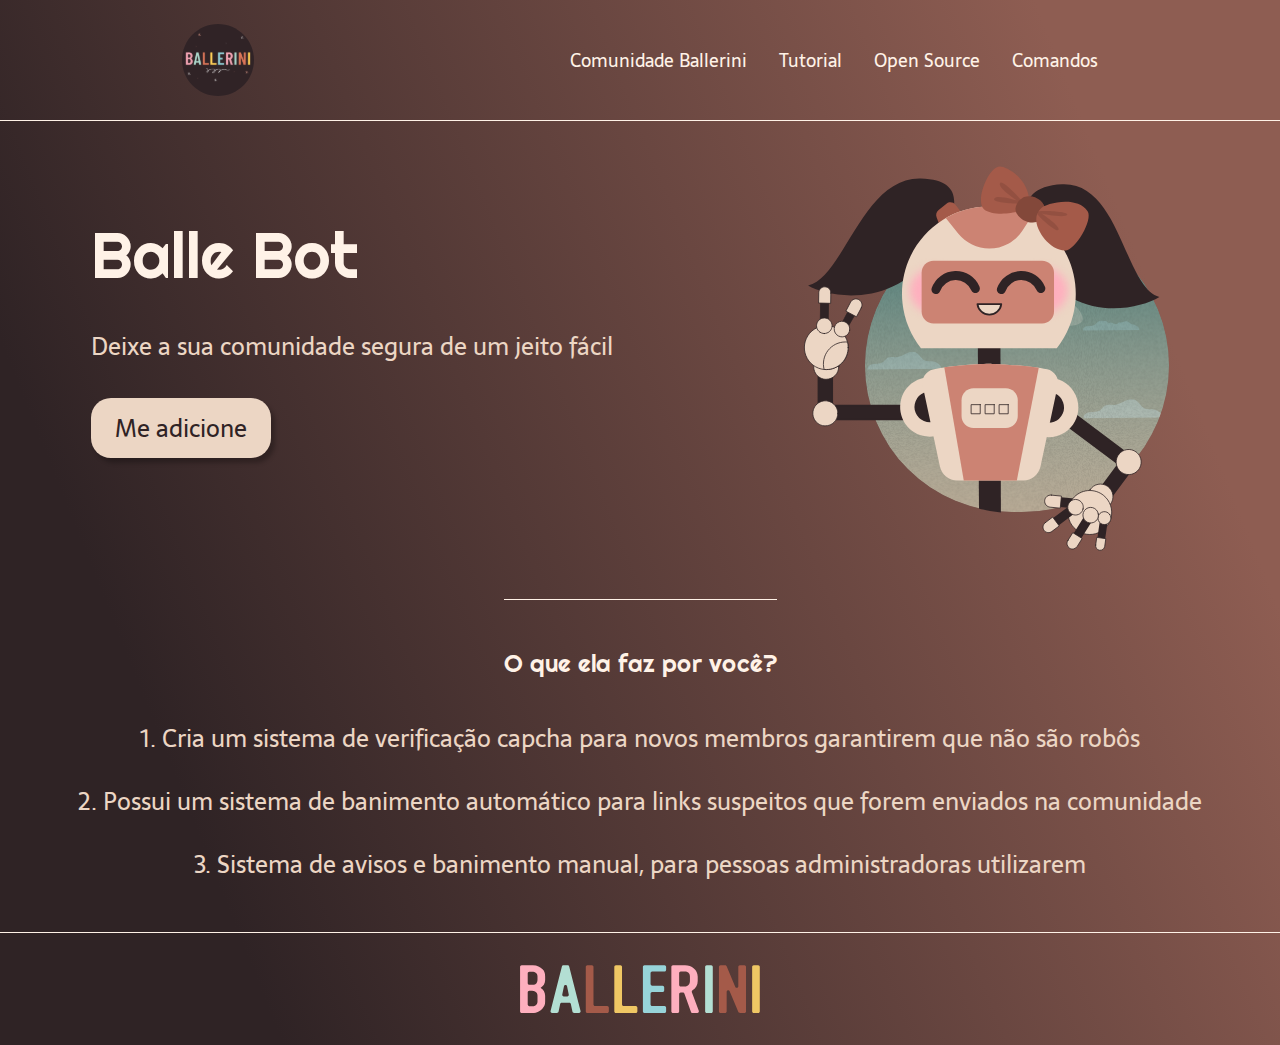
<file: index.html>
<!DOCTYPE html>
<html lang="pt-BR">

<head>
    <meta charset="UTF-8">
    <meta name="viewport" content="width=device-width, initial-scale=1.0">
    <meta name="description" content="Um bot que irá moderar e deixar a sua comunidade segura de uma jeito fácil">
    <title>Balle Bot - Modere a sua comunidade do Discord</title>
    <link rel="stylesheet" type="text/css" href="style.css">

</head>

<body>
    <header class="cabecalho">
        <img class="cabecalho-imagem" src="assets/logo.svg" alt="Logo da comunidade Ballerini"> 
        <nav class="cabecalho-menu">
            <a class="cabecalho-menu-item" href="https://discord.gg/wagxzStdcR">Comunidade Ballerini</a>
            <a class="cabecalho-menu-item">Tutorial</a>
            <a class="cabecalho-menu-item">Open Source</a>
            <a class="cabecalho-menu-item">Comandos</a>
        </nav>

    </header>

    <main class="conteudo">
        <section class="conteudo-principal">
            <div class="conteudo-principal-escrito">
                <h1 class="conteudo-principal-escrito-titulo">Balle Bot</h1>
                <h2 class="conteudo-principal-escrito-subtitulo">Deixe a sua comunidade segura de um jeito fácil</h2>
                <button class="conteudo-principal-escrito-botao">Me adicione</button>
            </div>
            <img class="conteudo-principal-imagem" src="assets/ballebot.svg" alt="Imagem da Balle Bot">
        </section>
        
        <section class="conteudo-secundario">
            <h3 class="conteudo-secundario-titulo">O que ela faz por você?</h3>
            <p class="conteudo-secundario-paragrafo">1. Cria um <strong>sistema de verificação capcha</strong> para novos membros garantirem que não são robôs</p>
            <p class="conteudo-secundario-paragrafo">2. Possui um <strong> sistema de banimento automático</strong> para links suspeitos que forem enviados na comunidade</p>
            <p class="conteudo-secundario-paragrafo">3. <strong> Sistema de avisos e banimento manual</strong>, para pessoas administradoras utilizarem</p>
        </section>

    </main>

    <footer class="rodape">
        <img class="rodape-imagem" src="assets/ballerini.svg">
    </footer>
</body>

</html>
</file>
<file: style.css>
@import url('https://fonts.googleapis.com/css2?family=Righteous&family=Sarala:wght@400;700&display=swap');

*{
    margin: 0;
    padding: 0;
    border: 0;
    box-sizing: border-box;
    text-decoration: none;
}

body{
    font-size: 100%;
    background: linear-gradient(68.15deg, #2F2325 16.62%, #8E5D52 85.61%);

}

.cabecalho{
    display: flex;
    flex-direction: row;
    align-items: center;
    justify-content: space-around;
    padding: 24px;
}

.cabecalho-imagem {
    height: 72px;
}

.cabecalho-menu {
    display: flex;
    gap: 32px;
}

.cabecalho-menu-item {
    font-family: 'sarala', sans-serif;
    color: #FFF2E7;
    font-weight: 400;
    font-size: 18px;
}

.conteudo {
    margin-bottom: 48px;
    border-top: 0.4px solid #FFF2E7;
}

.conteudo-principal {
   
    display: flex;
    flex-direction: row;
    align-items: center;
    justify-content: space-around;
}

.conteudo-principal-escrito {
    display: flex;
    flex-direction: column;
    gap: 32px;
}

.conteudo-principal-escrito-titulo {
    font-family: 'Righteous', cursive;
    font-weight: 400;
    font-size: 64px;
    color: #FFF2E7;
}

.conteudo-principal-escrito-subtitulo {
    font-family: 'sarala', sans-serif;
    font-weight: 400;
    font-size: 24px;
    color: #ECD6C4;
}

.conteudo-principal-escrito-botao {
    background-color: #ECD6C4;
    width: 180px;
    height: 60px;
    border: none;
    box-shadow: 4px 5px 4px rgba(0, 0, 0, 0.25);
    border-radius: 20px;
    font-family: 'sarala', sans-serif;
    font-weight: 400;
    font-size: 24px;
    color: #2F2325;
}

.conteudo-principal-escrito-botao:hover{
    background-color: rgba(236, 214, 196, 0.53);
}

.conteudo-principal-imagem {
    height: 430px;
}

.conteudo-secundario{
    display: flex;
    flex-direction: column;
    align-items: center;
    gap: 24px;
    margin-top: 48px;
}

.conteudo-secundario-titulo {
    border-top: 0.4px solid #FFF2E7;
    padding-top: 48px;
    font-family: 'Righteous', cursive;
    font-weight: 400;
    font-size: 24px;
    color: #FFF2E7;
    margin-bottom: 16px;
}

.conteudo-secundario-paragrafo {
    font-family: 'sarala', sans-serif;
    font-weight: 300;
    font-size: 24px;
    color: #ECD6C4;
}

.rodape {
    padding: 32px;
    border-top: 0.4px solid #FFF2E7;
}

.rodape-imagem {
    height: 48px;
    display: block;
    margin: 0 auto;
}
</file>
